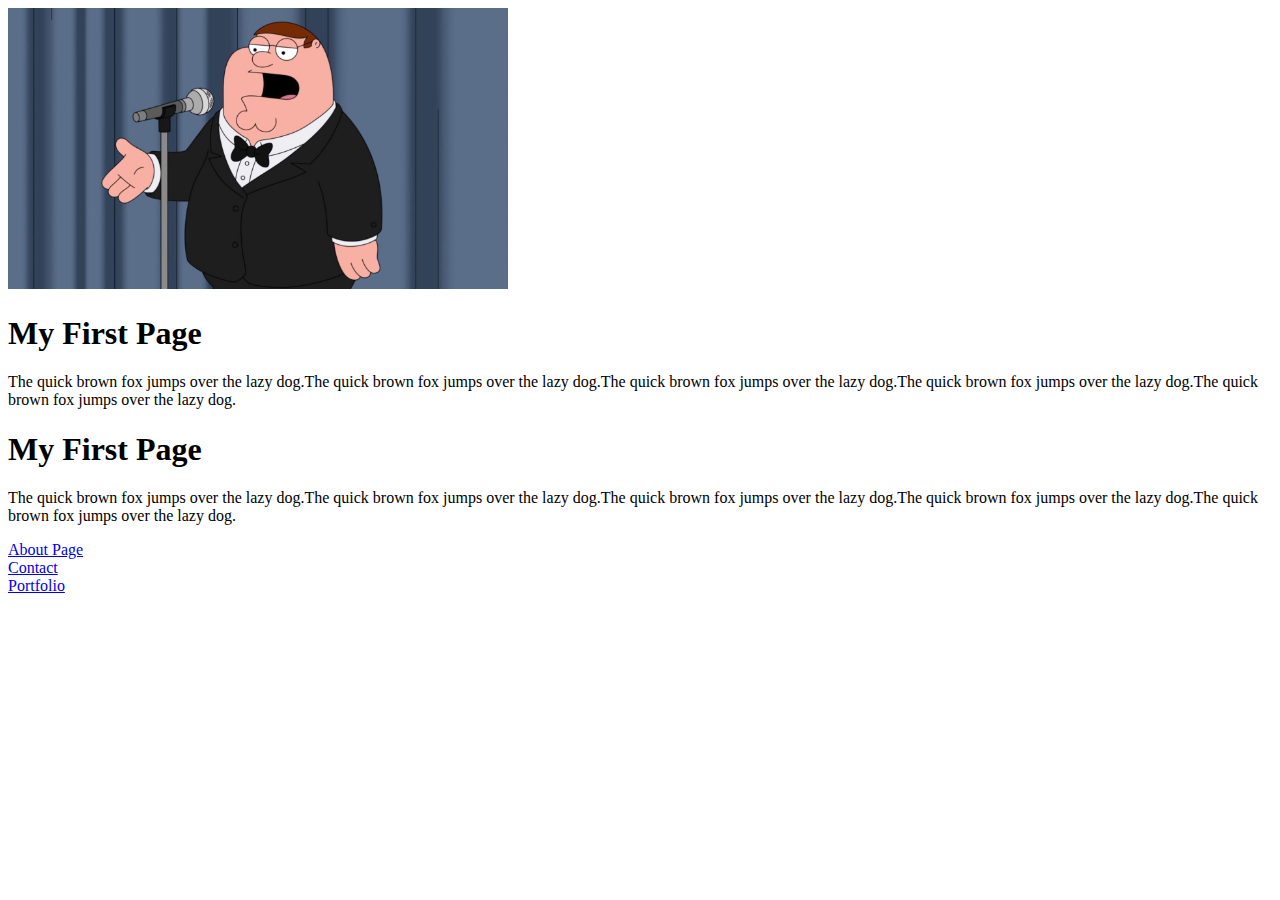
<file: index.html>
<!DOCTYPE html>
<html lang="en">
<head>
    <meta charset="UTF-8">
    <meta name="viewport" content="width=device-width, initial-scale=1.0">
    <title>Page one</title>
</head>
<body>
    <img src="images/peter.jpg" width="500px"/>
    <h1>My First Page</h1>
    <p>The quick brown fox jumps over the lazy dog.The quick brown fox jumps over the lazy dog.The quick brown fox jumps over the lazy dog.The quick brown fox jumps over the lazy dog.The quick brown fox jumps over the lazy dog.</p>

    <h1>My First Page</h1>
    <p>The quick brown fox jumps over the lazy dog.The quick brown fox jumps over the lazy dog.The quick brown fox jumps over the lazy dog.The quick brown fox jumps over the lazy dog.The quick brown fox jumps over the lazy dog.</p>

    <a href="about.html">About Page</a><br>
    <a href="contact.html">Contact</a><br>
    <a href="pages/portfolio.html">Portfolio</a><br>

</body>
</html>
</file>
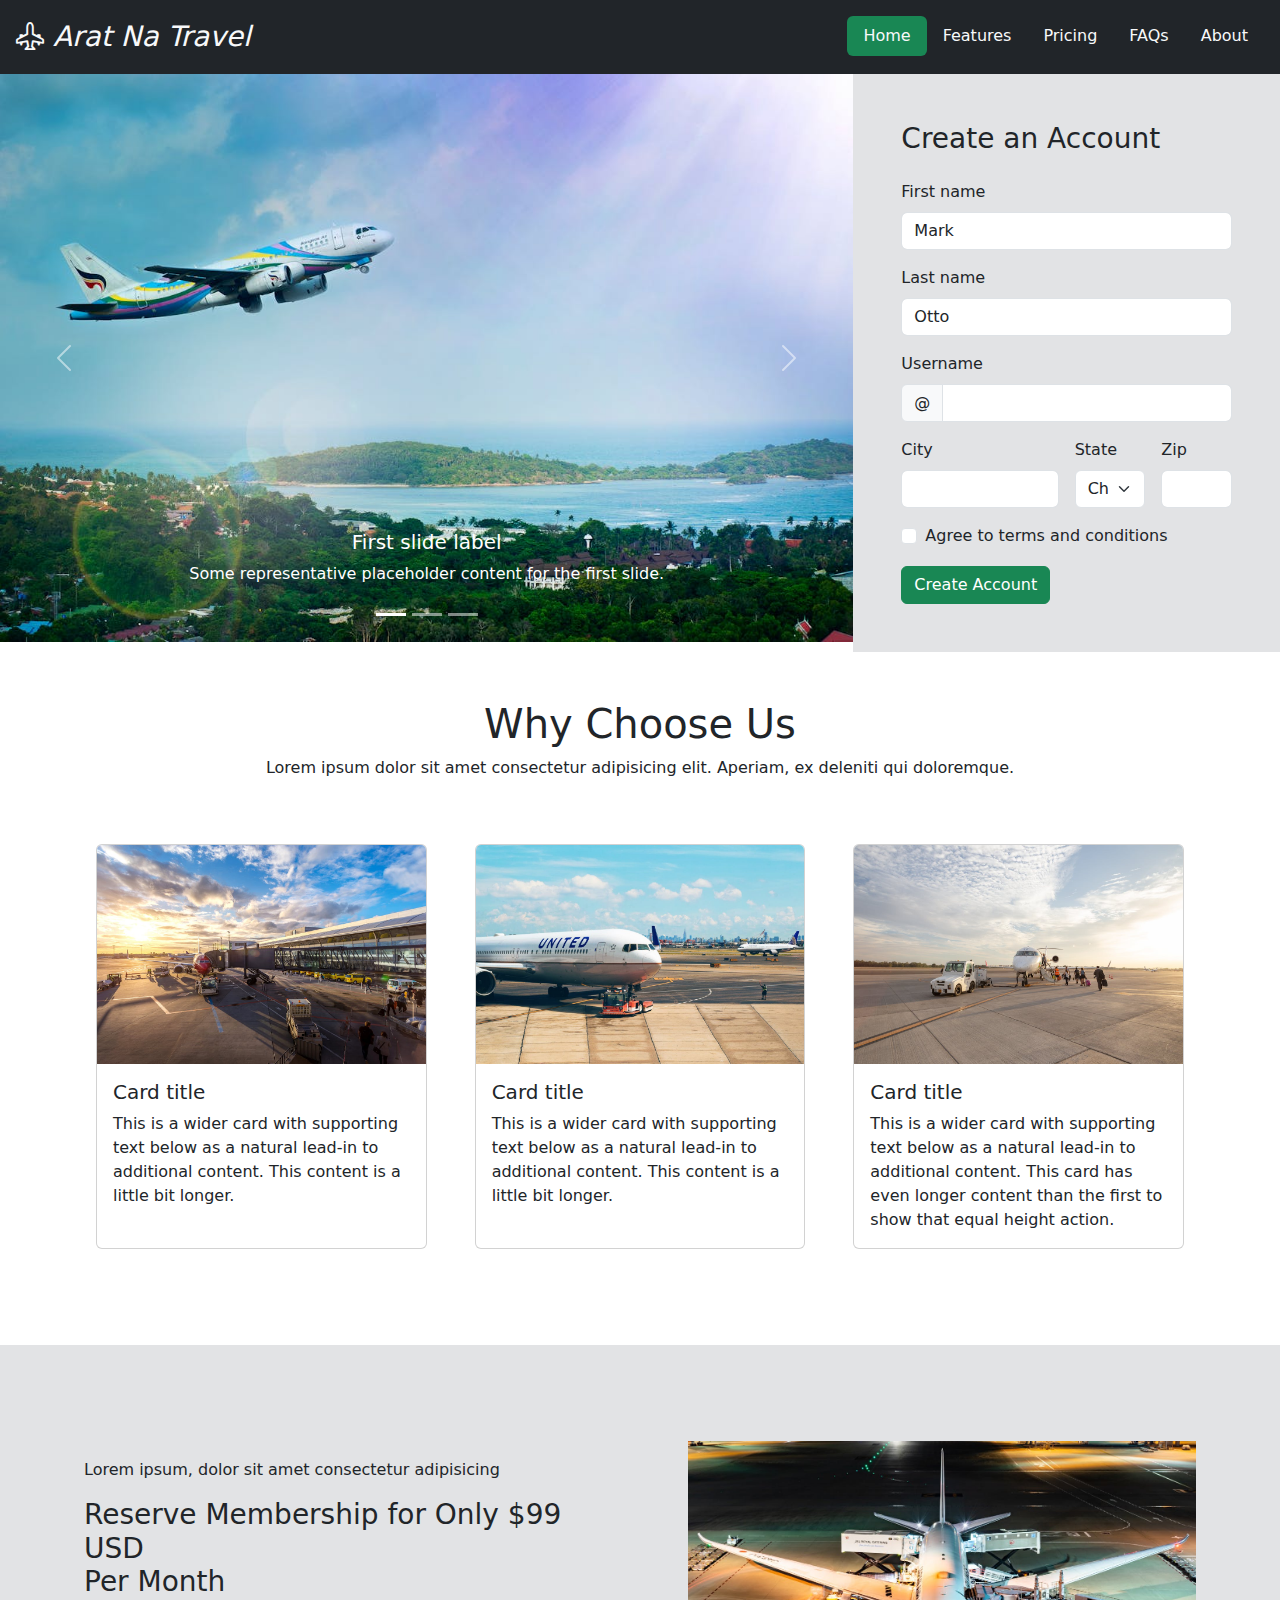
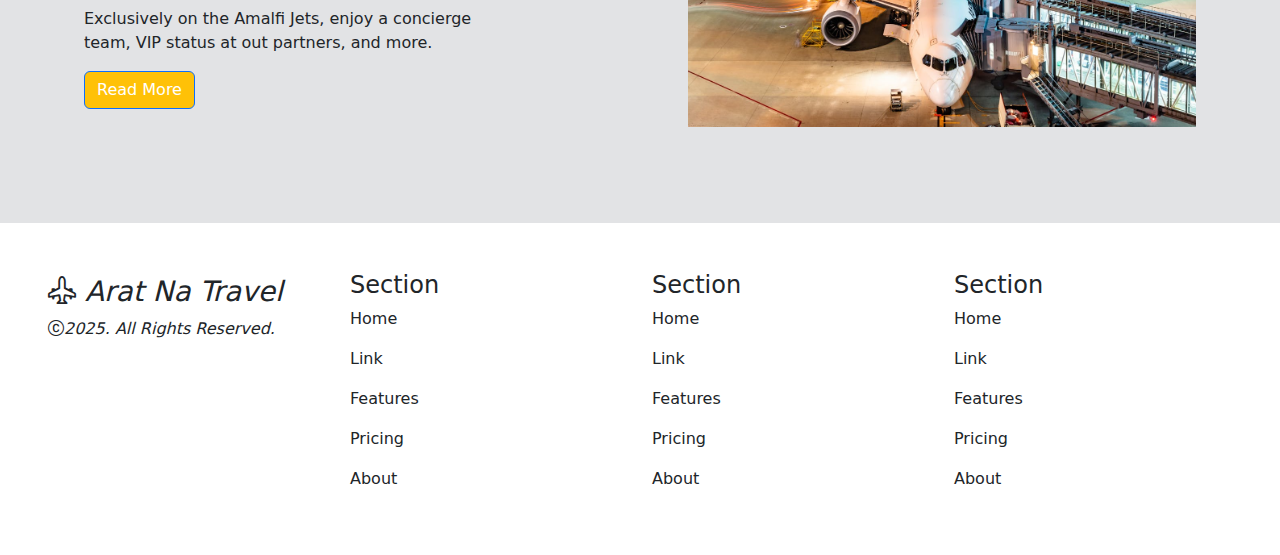
<file: sysfund-prelim-lab/index.html>
<!doctype html>
<html lang="en">
  <head>
    <meta charset="utf-8">
    <meta name="viewport" content="width=device-width, initial-scale=1">
    <title>Bootstrap demo</title>
    <link href="https://cdn.jsdelivr.net/npm/bootstrap@5.3.3/dist/css/bootstrap.min.css" rel="stylesheet">
    <link rel="stylesheet" href="https://cdn.jsdelivr.net/npm/bootstrap-icons@1.11.3/font/bootstrap-icons.min.css">
  </head>
  <body>

    <div class="row bg-dark p-3">
        <i class="col-6 bi bi-airplane-engines text-light fs-3"> Arat Na Travel</i>   
        <ul class="col-6 nav nav-pills justify-content-end">
              <li class="nav-item">
                  <a class="nav-link active link-light bg-success" aria-current="page" href="#">Home</a>
              </li>
              <li class="nav-item">
                  <a class="nav-link link-light" href="#">Features</a>
              </li>
              <li class="nav-item">
                <a class="nav-link link-light" href="#">Pricing</a>
              </li>
              <li class="nav-item">
                  <a class="nav-link link-light" href="#">FAQs</a>
              </li>
              <li class="nav-item">
                <a class="nav-link link-light" href="#">About</a>
            </li>
        </ul>
    </div>

    <section>
        <div class="row g-0">
            <div class="col-8">
                <div id="carouselExampleCaptions" class="carousel slide">
                    <div class="carousel-indicators">
                      <button type="button" data-bs-target="#carouselExampleCaptions" data-bs-slide-to="0" class="active" aria-current="true" aria-label="Slide 1"></button>
                      <button type="button" data-bs-target="#carouselExampleCaptions" data-bs-slide-to="1" aria-label="Slide 2"></button>
                      <button type="button" data-bs-target="#carouselExampleCaptions" data-bs-slide-to="2" aria-label="Slide 3"></button>
                    </div>
                    <div class="carousel-inner">
                      <div class="carousel-item active">
                        <img src="Images/pic1.jpeg" class="d-block w-100" alt="...">
                        <div class="carousel-caption d-none d-md-block">
                          <h5>First slide label</h5>
                          <p>Some representative placeholder content for the first slide.</p>
                        </div>
                      </div>
                      <div class="carousel-item">
                        <img src="Images/pic2.jpeg" class="d-block w-100" alt="...">
                        <div class="carousel-caption d-none d-md-block">
                          <h5>Second slide label</h5>
                          <p>Some representative placeholder content for the second slide.</p>
                        </div>
                      </div>
                      <div class="carousel-item">
                        <img src="Images/pic3.jpeg" class="d-block w-100" alt="...">
                        <div class="carousel-caption d-none d-md-block">
                          <h5>Third slide label</h5>
                          <p>Some representative placeholder content for the third slide.</p>
                        </div>
                      </div>
                    </div>
                    <button class="carousel-control-prev" type="button" data-bs-target="#carouselExampleCaptions" data-bs-slide="prev">
                      <span class="carousel-control-prev-icon" aria-hidden="true"></span>
                      <span class="visually-hidden">Previous</span>
                    </button>
                    <button class="carousel-control-next" type="button" data-bs-target="#carouselExampleCaptions" data-bs-slide="next">
                      <span class="carousel-control-next-icon" aria-hidden="true"></span>
                      <span class="visually-hidden">Next</span>
                    </button>
                </div>
            </div>
            <div class="col-4 bg-secondary-subtle p-5">
                <form class="row g-3 needs-validation" novalidate>
                    <h3>Create an Account</h3>
                    <div class="col-12">
                      <label for="validationCustom01" class="form-label">First name</label>
                      <input type="text" class="form-control" id="validationCustom01" value="Mark" required>
                      <div class="valid-feedback">
                        Looks good!
                      </div>
                    </div>
                    <div class="col-12">
                      <label for="validationCustom02" class="form-label">Last name</label>
                      <input type="text" class="form-control" id="validationCustom02" value="Otto" required>
                      <div class="valid-feedback">
                        Looks good!
                      </div>
                    </div>
                    <div class="col-12">
                      <label for="validationCustomUsername" class="form-label">Username</label>
                      <div class="input-group has-validation">
                        <span class="input-group-text" id="inputGroupPrepend">@</span>
                        <input type="text" class="form-control" id="validationCustomUsername" aria-describedby="inputGroupPrepend" required>
                        <div class="invalid-feedback">
                          Please choose a username.
                        </div>
                      </div>
                    </div>
                    <div class="col-md-6">
                      <label for="validationCustom03" class="form-label">City</label>
                      <input type="text" class="form-control" id="validationCustom03" required>
                      <div class="invalid-feedback">
                        Please provide a valid city.
                      </div>
                    </div>
                    <div class="col-md-3">
                      <label for="validationCustom04" class="form-label">State</label>
                      <select class="form-select" id="validationCustom04" required>
                        <option selected disabled value="">Choose...</option>
                        <option>...</option>
                      </select>
                      <div class="invalid-feedback">
                        Please select a valid state.
                      </div>
                    </div>
                    <div class="col-md-3">
                      <label for="validationCustom05" class="form-label">Zip</label>
                      <input type="text" class="form-control" id="validationCustom05" required>
                      <div class="invalid-feedback">
                        Please provide a valid zip.
                      </div>
                    </div>
                    <div class="col-12">
                      <div class="form-check">
                        <input class="form-check-input" type="checkbox" value="" id="invalidCheck" required>
                        <label class="form-check-label" for="invalidCheck">
                          Agree to terms and conditions
                        </label>
                        <div class="invalid-feedback">
                          You must agree before submitting.
                        </div>
                      </div>
                    </div>
                    <div class="col-12">
                      <button class="btn btn-success" type="submit">Create Account</button>
                    </div>
                </form>
            </div>
        </div>
    </section>

    <section class="p-5">
            <h1 class="text-center">Why Choose Us</h1>
            <p class="text-center">Lorem ipsum dolor sit amet consectetur adipisicing elit. Aperiam, ex deleniti qui doloremque.</p>
            <div>
                <div class="row row-cols-1 row-cols-md-3 g-5 p-5">
                    <div class="col">
                      <div class="card h-100">
                        <img src="Images/pic4.jpeg" class="card-img-top" alt="...">
                        <div class="card-body">
                          <h5 class="card-title">Card title</h5>
                          <p class="card-text">This is a wider card with supporting text below as a natural lead-in to additional content. This content is a little bit longer.</p>
                        </div>
                      </div>
                    </div>
                    <div class="col">
                      <div class="card h-100">
                        <img src="Images/pic5.jpeg" class="card-img-top" alt="...">
                        <div class="card-body">
                          <h5 class="card-title">Card title</h5>
                          <p class="card-text">This is a wider card with supporting text below as a natural lead-in to additional content. This content is a little bit longer.</p>
                        </div>
                      </div>
                    </div>
                    <div class="col">
                      <div class="card h-100">
                        <img src="Images/pic6.jpeg" class="card-img-top" alt="...">
                        <div class="card-body">
                          <h5 class="card-title">Card title</h5>
                          <p class="card-text">This is a wider card with supporting text below as a natural lead-in to additional content. This card has even longer content than the first to show that equal height action.</p>
                        </div>
                      </div>
                    </div>
                </div>
            </div>
    </section>

    <section>
      <div class="row bg-secondary-subtle p-5 align-items-center">
        <div class="col-6 p-5">
          <p>Lorem ipsum, dolor sit amet consectetur adipisicing</p>
          <h3>Reserve Membership for Only $99 USD<br>Per Month</h3>
          <p>Exclusively on the Amalfi Jets, enjoy a concierge<br>team, VIP status at out partners, and more.</p>
          <button type="button" class="btn btn-primary bg-warning">Read More</button>
        </div>
        <div class="col-6 p-5">
          <img src="Images/pic7.jpeg" class="img-fluid" alt="...">
        </div>
      </div>
    </section>

    <section>
      <div class="row p-5">
        <div class="col-3">
          <h2><i class="col-6 bi bi-airplane-engines fs-3"> Arat Na Travel</i></h2>
          <p><i class="bi bi-c-circle">2025. All Rights Reserved.</i></p>
        </div>
        <div class="col-3">
          <h3 class="fs-4">Section</h3>
          <p>Home</p>
          <p>Link</p>
          <p>Features</p>
          <p>Pricing</p>
          <p>About</p>
        </div>
        <div class="col-3">
          <h3 class="fs-4">Section</h3>
          <p>Home</p>
          <p>Link</p>
          <p>Features</p>
          <p>Pricing</p>
          <p>About</p>
        </div>
        <div class="col-3">
          <h3 class="fs-4">Section</h3>
          <p>Home</p>
          <p>Link</p>
          <p>Features</p>
          <p>Pricing</p>
          <p>About</p>
        </div>
      </div>
    </section>
    
    <script src="https://cdn.jsdelivr.net/npm/bootstrap@5.3.3/dist/js/bootstrap.bundle.min.js"></script>
  </body>
</html>
</file>
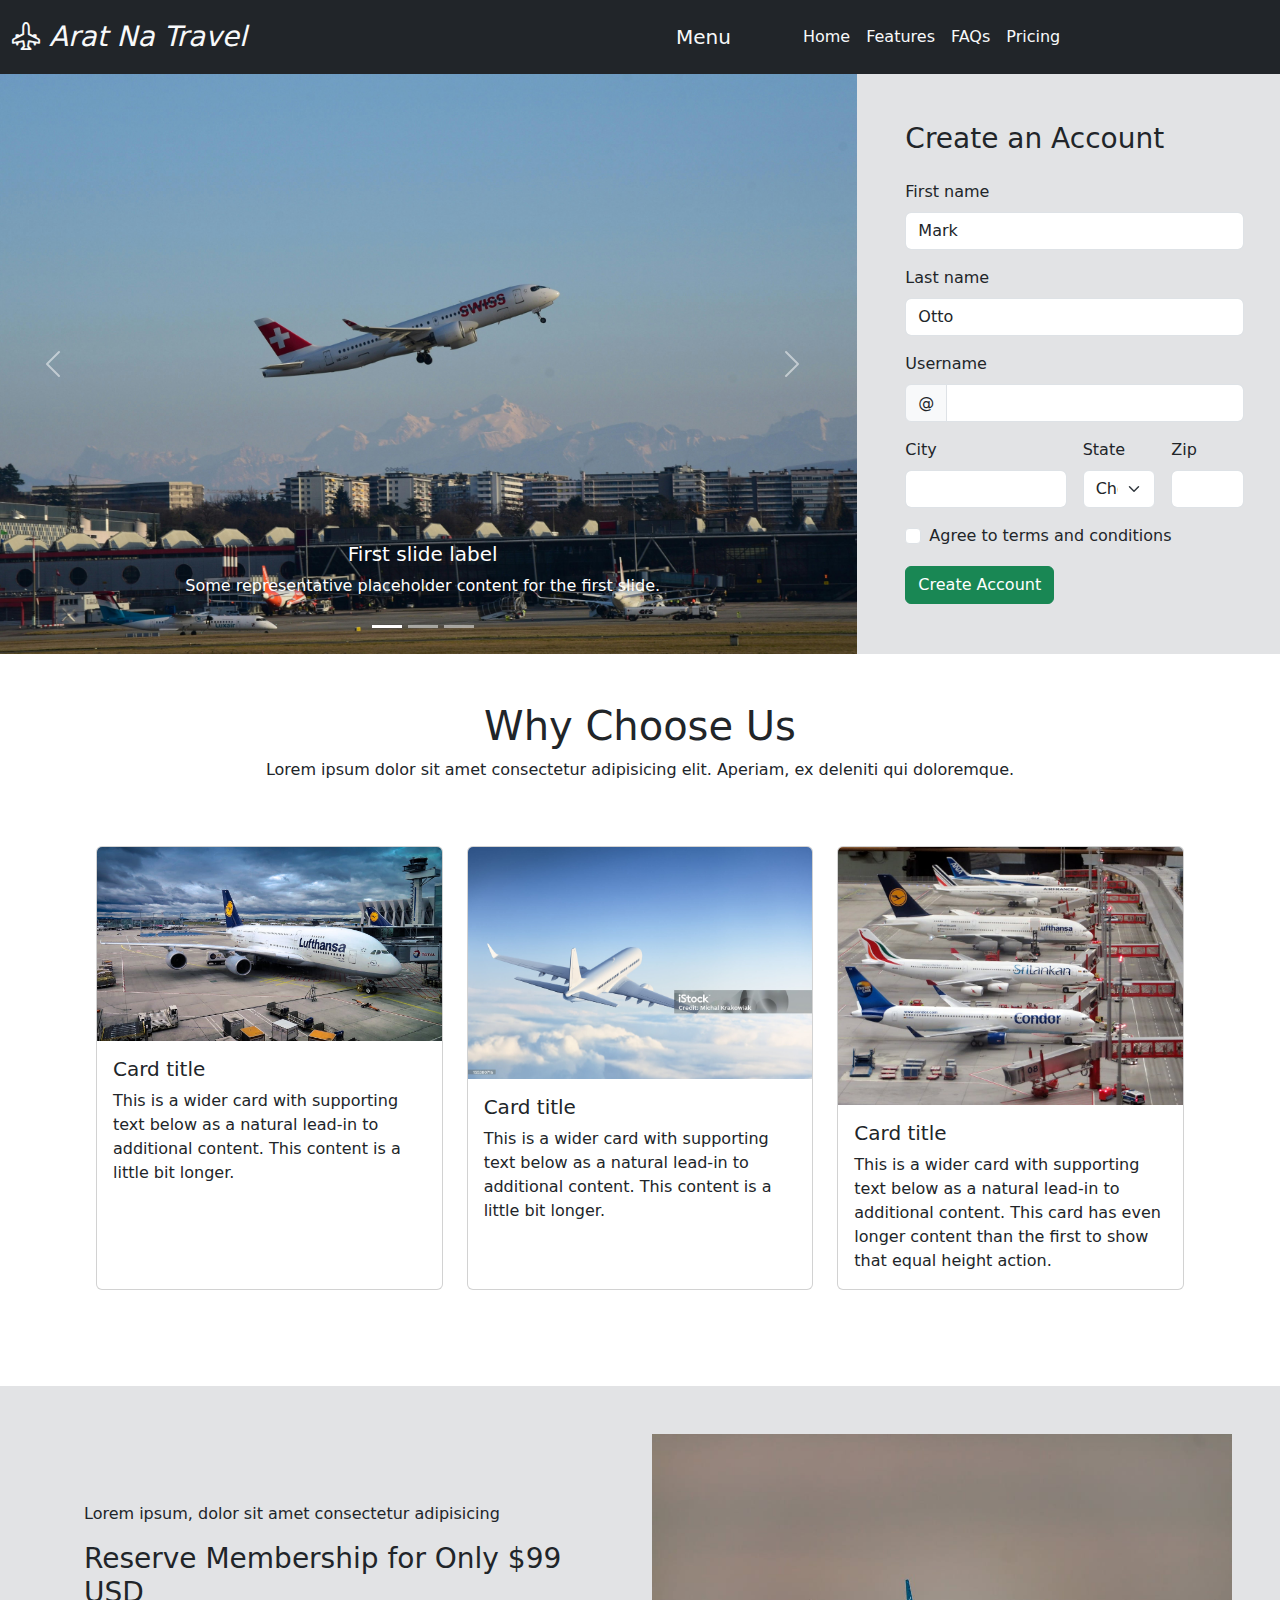
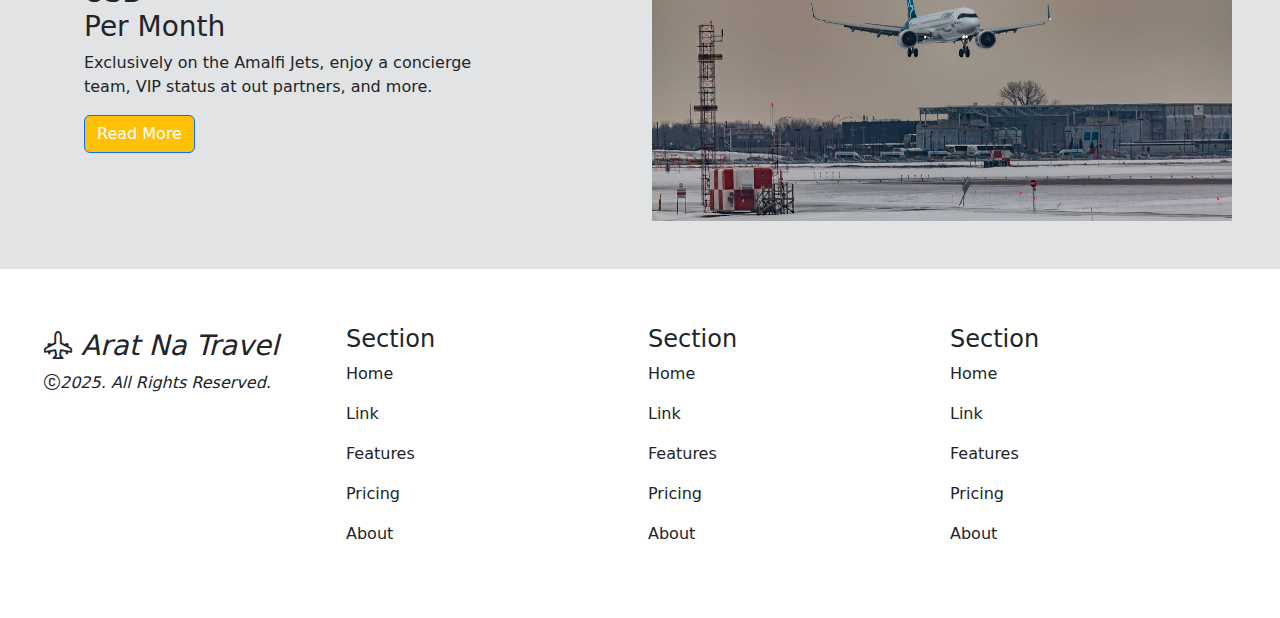
<file: week7/index.html>
<!doctype html>
<html lang="en">
  <head>
    <meta charset="utf-8">
    <meta name="viewport" content="width=device-width, initial-scale=1">
    <title>Bootstrap demo</title>
    <link href="https://cdn.jsdelivr.net/npm/bootstrap@5.3.3/dist/css/bootstrap.min.css" rel="stylesheet">
    <link rel="stylesheet" href="https://cdn.jsdelivr.net/npm/bootstrap-icons@1.11.3/font/bootstrap-icons.min.css">
  </head>
  <body>
    
    <div class="container-fluid p-0">
        <div class="row">  
            <nav class="navbar navbar-expand-lg bg-dark">
                <i class="col-12 col-md-6 bi bi-airplane-engines text-light fs-3 p-2 px-4"> Arat Na Travel</i>  
                <div class="container-fluid ">                   
                  <a class="navbar-brand text-light px-4" href="#">Menu</a>  
                  <button class="navbar-toggler bg-warning" type="button" data-bs-toggle="collapse" data-bs-target="#navbarNavAltMarkup" aria-controls="navbarNavAltMarkup" aria-expanded="false" aria-label="Toggle navigation">
                    <span class="navbar-toggler-icon"></span>
                  </button>
                  <div class="collapse navbar-collapse" id="navbarNavAltMarkup">
                    <div class="navbar-nav px-4">
                      <a class="nav-link active text-light" aria-current="page" href="#">Home</a>
                      <a class="nav-link text-light" href="#">Features</a>
                      <a class="nav-link text-light" href="#">FAQs</a>
                      <a class="nav-link text-light" href="#">Pricing</a>
                    </div>
                  </div>
                </div>
              </nav>
        </div>

        <section>
            <div class="row">
                <div class="col-12 col-md-12 col-lg-8 p-0">
                    <div id="carouselExampleCaptions" class="carousel slide">
                        <div class="carousel-indicators">
                            <button type="button" data-bs-target="#carouselExampleCaptions" data-bs-slide-to="0" class="active" aria-current="true" aria-label="Slide 1"></button>
                            <button type="button" data-bs-target="#carouselExampleCaptions" data-bs-slide-to="1" aria-label="Slide 2"></button>
                            <button type="button" data-bs-target="#carouselExampleCaptions" data-bs-slide-to="2" aria-label="Slide 3"></button>
                        </div>
                        <div class="carousel-inner">
                            <div class="carousel-item active">
                                <img src="images/pic1.jpeg" class="d-block w-100" alt="...">
                                <div class="carousel-caption d-none d-md-block">
                                <h5>First slide label</h5>
                                <p>Some representative placeholder content for the first slide.</p>
                                </div>
                            </div>
                            <div class="carousel-item">
                                <img src="images/pic2.jpeg" class="d-block w-100" alt="...">
                                <div class="carousel-caption d-none d-md-block">
                                <h5>Second slide label</h5>
                                <p>Some representative placeholder content for the second slide.</p>
                                </div>
                            </div>
                            <div class="carousel-item">
                                <img src="images/pic3.jpeg" class="d-block w-100" alt="...">
                                <div class="carousel-caption d-none d-md-block">
                                <h5>Third slide label</h5>
                                <p>Some representative placeholder content for the third slide.</p>
                                </div>
                            </div>
                        </div>
                            <button class="carousel-control-prev" type="button" data-bs-target="#carouselExampleCaptions" data-bs-slide="prev">
                            <span class="carousel-control-prev-icon" aria-hidden="true"></span>
                            <span class="visually-hidden">Previous</span>
                            </button>
                            <button class="carousel-control-next" type="button" data-bs-target="#carouselExampleCaptions" data-bs-slide="next">
                            <span class="carousel-control-next-icon" aria-hidden="true"></span>
                            <span class="visually-hidden">Next</span>
                            </button>
                    </div>
                </div>
                <div class="col-12 col-lg-4  bg-secondary-subtle p-5 auto">
                    <form class="row g-3 needs-validation" novalidate>
                        <h3>Create an Account</h3>
                        <div class="col-12">
                            <label for="validationCustom01" class="form-label">First name</label>
                            <input type="text" class="form-control" id="validationCustom01" value="Mark" required>
                            <div class="valid-feedback">
                                Looks good!
                            </div>
                        </div>
                        <div class="col-12">
                            <label for="validationCustom02" class="form-label">Last name</label>
                            <input type="text" class="form-control" id="validationCustom02" value="Otto" required>
                            <div class="valid-feedback">
                                Looks good!
                            </div>
                        </div>
                        <div class="col-12">
                        <label for="validationCustomUsername" class="form-label">Username</label>
                            <div class="input-group has-validation">
                                <span class="input-group-text" id="inputGroupPrepend">@</span>
                                <input type="text" class="form-control" id="validationCustomUsername" aria-describedby="inputGroupPrepend" required>
                                <div class="invalid-feedback">
                                Please choose a username.
                                </div>
                            </div>
                        </div>
                        <div class="col-md-6">
                            <label for="validationCustom03" class="form-label">City</label>
                            <input type="text" class="form-control" id="validationCustom03" required>
                            <div class="invalid-feedback">
                                Please provide a valid city.
                            </div>
                        </div>
                        <div class="col-md-3">
                            <label for="validationCustom04" class="form-label">State</label>
                            <select class="form-select" id="validationCustom04" required>
                                <option selected disabled value="">Choose...</option>
                                <option>...</option>
                            </select>
                            <div class="invalid-feedback">
                                Please select a valid state.
                            </div>
                        </div>
                        <div class="col-md-3">
                            <label for="validationCustom05" class="form-label">Zip</label>
                            <input type="text" class="form-control" id="validationCustom05" required>
                            <div class="invalid-feedback">
                                Please provide a valid zip.
                            </div>
                        </div>
                        <div class="col-12">
                            <div class="form-check">
                                <input class="form-check-input" type="checkbox" value="" id="invalidCheck" required>
                                <label class="form-check-label" for="invalidCheck">
                                    Agree to terms and conditions
                                </label>
                                <div class="invalid-feedback">
                                    You must agree before submitting.
                                </div>
                            </div>
                        </div>
                        <div class="col-12">
                            <button class="btn btn-success" type="submit">Create Account</button>
                        </div>
                    </form>
                </div>
            </div>
        </section>

        <section class="p-0 p-md-5">
                <h1 class="text-center">Why Choose Us</h1>
                <p class="text-center">Lorem ipsum dolor sit amet consectetur adipisicing elit. Aperiam, ex deleniti qui doloremque.</p>
                <div>
                    <div class="row row-cols-1 row-cols-md-3 p-5">
                        <div class="col">
                            <div class="card h-100">
                                <img src="images/pic4.jpeg" class="card-img-top" alt="...">
                                <div class="card-body">
                                    <h5 class="card-title">Card title</h5>
                                    <p class="card-text">This is a wider card with supporting text below as a natural lead-in to additional content. This content is a little bit longer.</p>
                                </div>
                            </div>
                        </div>
                        <div class="col">
                            <div class="card h-100">
                                <img src="images/pic5.jpg" class="card-img-top" alt="...">
                                <div class="card-body">
                                    <h5 class="card-title">Card title</h5>
                                    <p class="card-text">This is a wider card with supporting text below as a natural lead-in to additional content. This content is a little bit longer.</p>
                                </div>
                            </div>
                        </div>
                        <div class="col">
                            <div class="card h-100">
                                <img src="images/pic6.jpeg" class="card-img-top" alt="...">
                                <div class="card-body">
                                    <h5 class="card-title">Card title</h5>
                                    <p class="card-text">This is a wider card with supporting text below as a natural lead-in to additional content. This card has even longer content than the first to show that equal height action.</p>
                                </div>
                            </div>
                        </div>
                    </div>
                </div>
        </section>

        <section>
            <div class="row bg-secondary-subtle p-5 align-items-center">
                <div class="col-12 col-md-6 col-lg-6 py-5 p-md-5">
                    <p>Lorem ipsum, dolor sit amet consectetur adipisicing</p>
                    <h3>Reserve Membership for Only $99 USD<br>Per Month</h3>
                    <p>Exclusively on the Amalfi Jets, enjoy a concierge<br>team, VIP status at out partners, and more.</p>
                    <button type="button" class="btn btn-primary bg-warning">Read More</button>
                </div>
                <div class="col-12 col-md-6 col-lg-6">
                    <img src="images/pic7.jpeg" class="img-fluid" alt="...">
                </div>
            </div>
        </section>

        <footer>
            <div class="row p-5">
                <div class="col-12 col-lg-3 p-2">
                    <h2><i class="col-6 bi bi-airplane-engines fs-3"> Arat Na Travel</i></h2>
                    <p><i class="bi bi-c-circle">2025. All Rights Reserved.</i></p>
                </div>
                <div class="col-12 col-md-4 col-lg-3 p-2">
                    <h3 class="fs-4">Section</h3>
                    <p>Home</p>
                    <p>Link</p>
                    <p>Features</p>
                    <p>Pricing</p>
                    <p>About</p>
                </div>
                <div class="col-12 col-md-4 col-lg-3 p-2">
                    <h3 class="fs-4">Section</h3>
                    <p>Home</p>
                    <p>Link</p>
                    <p>Features</p>
                    <p>Pricing</p>
                    <p>About</p>
                </div>
                <div class="col-12 col-md-4 col-lg-3 p-2">
                    <h3 class="fs-4">Section</h3>
                    <p>Home</p>
                    <p>Link</p>
                    <p>Features</p>
                    <p>Pricing</p>
                    <p>About</p>
                </div>
            </div>
        </footer>
    </div>
    
    <script src="https://cdn.jsdelivr.net/npm/bootstrap@5.3.3/dist/js/bootstrap.bundle.min.js"></script>
  </body>
</html>
</file>
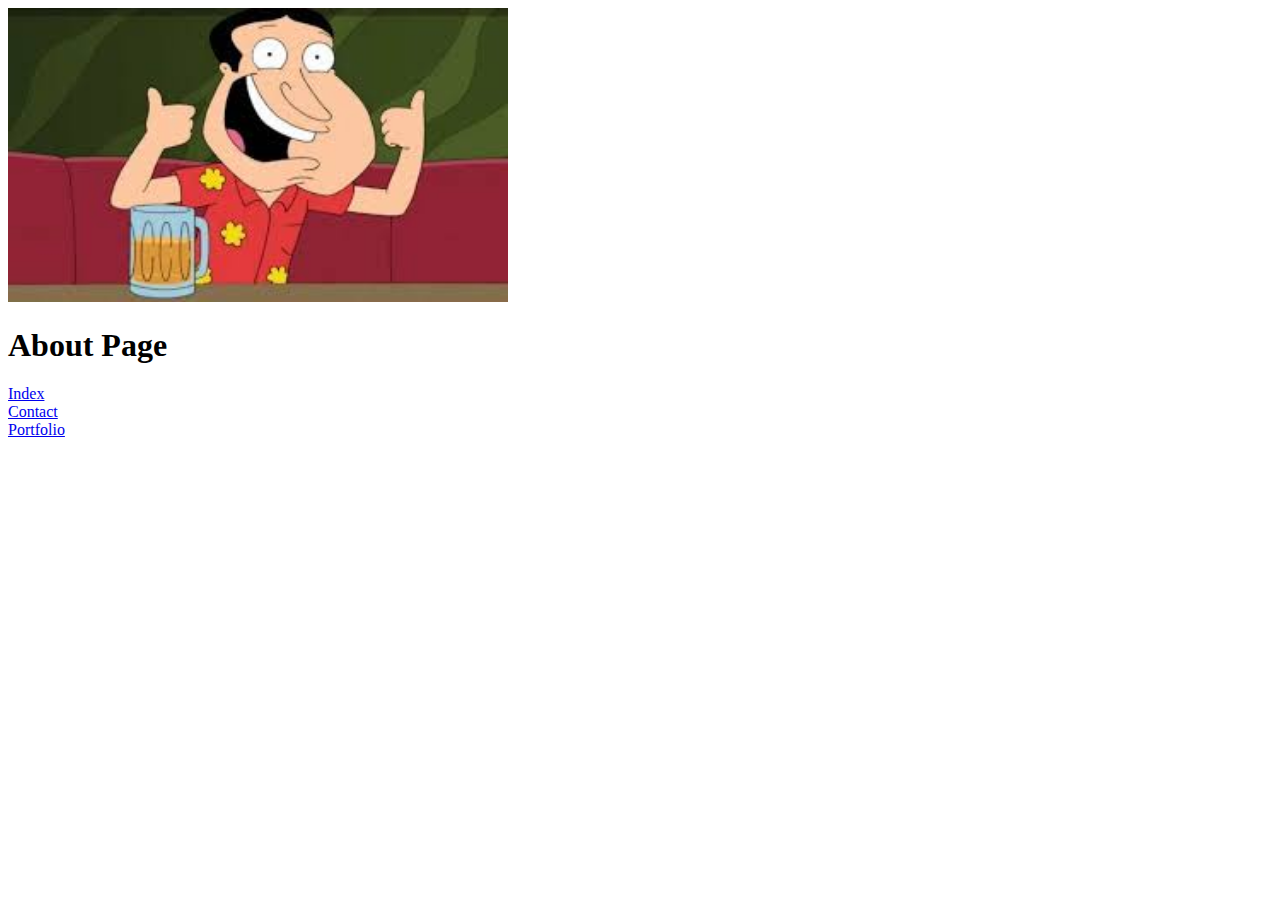
<file: about.html>
<!DOCTYPE html>
<html lang="en">
<head>
    <meta charset="UTF-8">
    <meta name="viewport" content="width=device-width, initial-scale=1.0">
    <title>Document</title>
</head>
<body>
    <img src="images/quagmire.jpg" width="500px"/>
    <h1> About Page</h1>
    
    <a href="index.html">Index</a><br>
    <a href="contact.html">Contact</a><br>
    <a href="pages/portfolio.html">Portfolio</a><br>

</body>
</html>
</file>
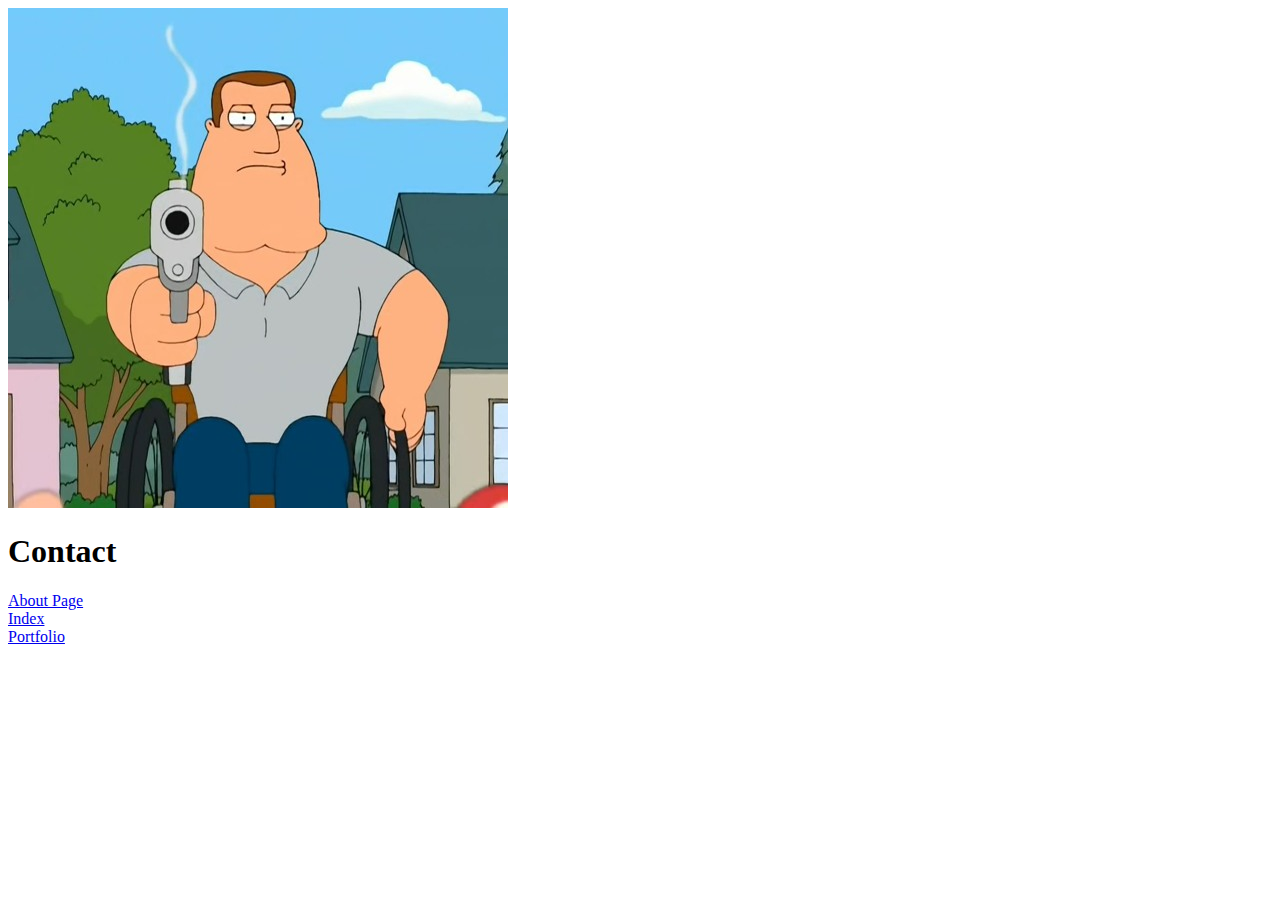
<file: contact.html>
<!DOCTYPE html>
<html lang="en">
<head>
    <meta charset="UTF-8">
    <meta name="viewport" content="width=<device-width>, initial-scale=1.0">
    <title>Document</title>
</head>
<body>
    <img src="images/joe.jpg" width="500px"/>
    <h1>Contact</h1>

    <a href="about.html">About Page</a><br>
    <a href="index.html">Index</a><br>
    <a href="pages/portfolio.html">Portfolio</a><br>

</body>
</html>
</file>
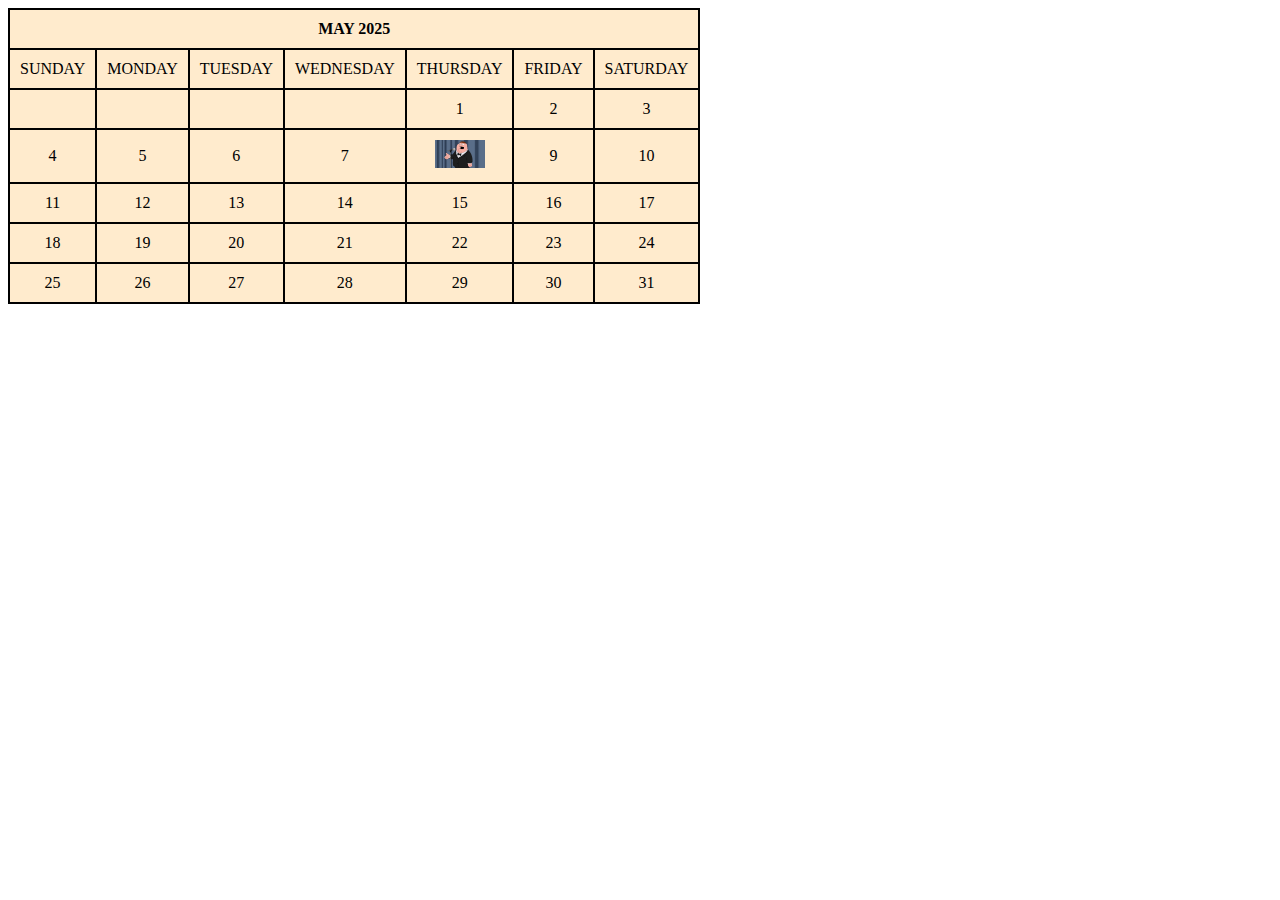
<file: Calendar/birthmonth.html>
<!DOCTYPE html>
<html lang="en">
<head>
    <meta charset="UTF-8">
    <meta name="viewport" content="width=device-width, initial-scale=1.0">
    <title>calendar</title>
    <style>
        table, th, td{
            border: 2px solid black;
            border-collapse:collapse;
            text-align: center;
            padding: 10px;
            background-color: blanchedalmond;
            
        }
    </style>
</head>
<body>
    <table>
        <tr>
            <th colspan="7">MAY 2025</th>
        </tr>

        <tr>
            <td>SUNDAY</td>
            <td>MONDAY</td>
            <td>TUESDAY</td>
            <td>WEDNESDAY</td>
            <td>THURSDAY</td>
            <td>FRIDAY</td>
            <td>SATURDAY</td>
        </tr>
        <tr>
            <td></td>
            <td></td>
            <td></td>
            <td></td>
            <td>1</td>
            <td>2</td>
            <td>3</td>
        </tr>
        <tr>
            <td>4</td>
            <td>5</td>
            <td>6</td>
            <td>7</td>
            <td><img src="../images/peter.jpg" width="50px"></td>
            <td>9</td>
            <td>10</td>
        </tr>
        <tr>
            <td>11</td>
            <td>12</td>
            <td>13</td>
            <td>14</td>
            <td>15</td>
            <td>16</td>
            <td>17</td>
        </tr>
        <tr>
            <td>18</td>
            <td>19</td>
            <td>20</td>
            <td>21</td>
            <td>22</td>
            <td>23</td>
            <td>24</td>
        </tr>
        <tr>
            <td>25</td>
            <td>26</td>
            <td>27</td>
            <td>28</td>
            <td>29</td>
            <td>30</td>
            <td>31</td>
        </tr>
    </table>
</body>
</html>
</file>
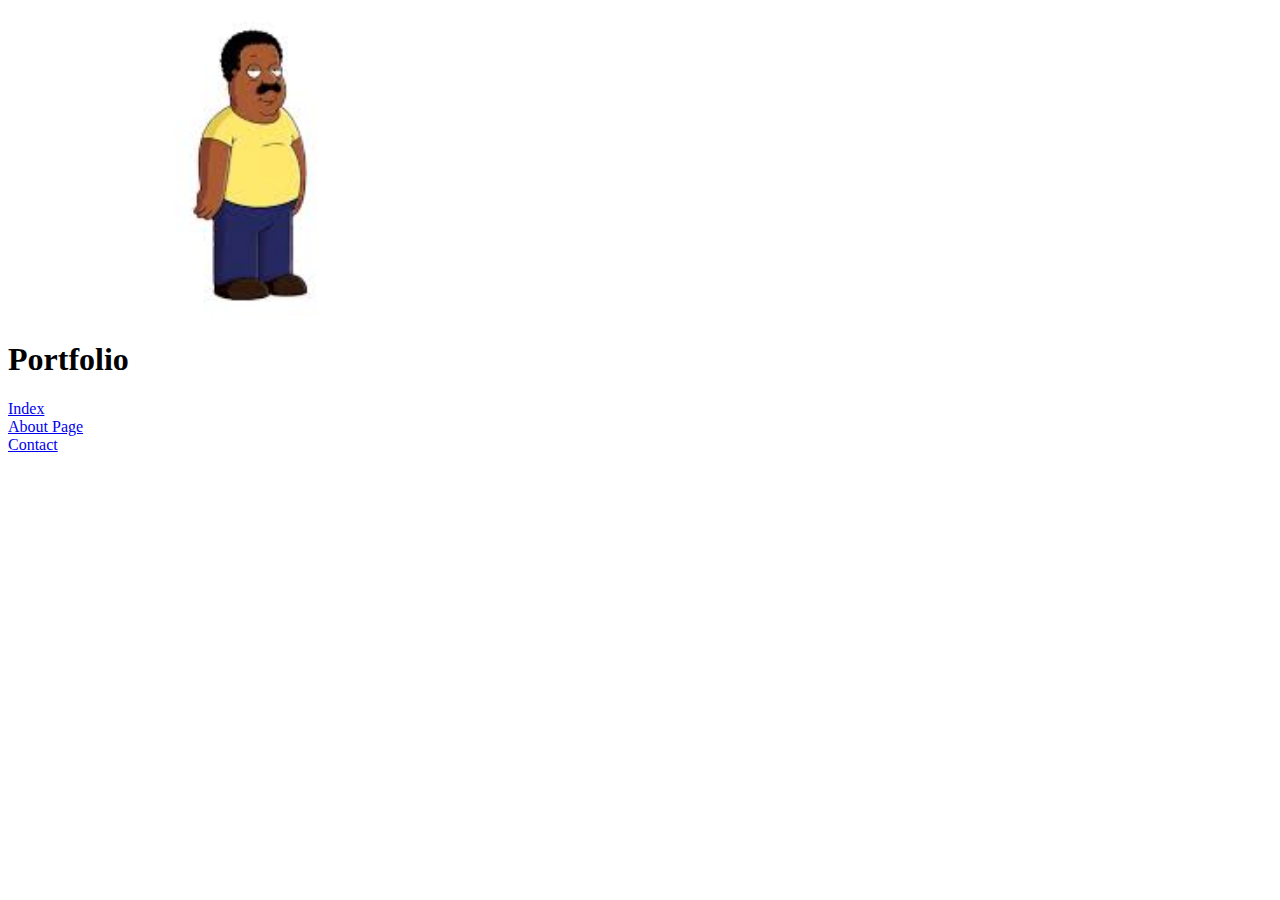
<file: pages/portfolio.html>
<!DOCTYPE html>
<html lang="en">
<head>
    <meta charset="UTF-8">
    <meta name="viewport" content="width=<device-width>, initial-scale=1.0">
    <title>Document</title>
</head>
<body>
    <img src="../images/cleveland.jpg" width="500px"/>
    <h1>Portfolio</h1>

    <a href="../index.html">Index</a><br>
    <a href="../about.html">About Page</a><br>
    <a href="../contact.html">Contact</a><br>  
</body>
</html>
</file>
